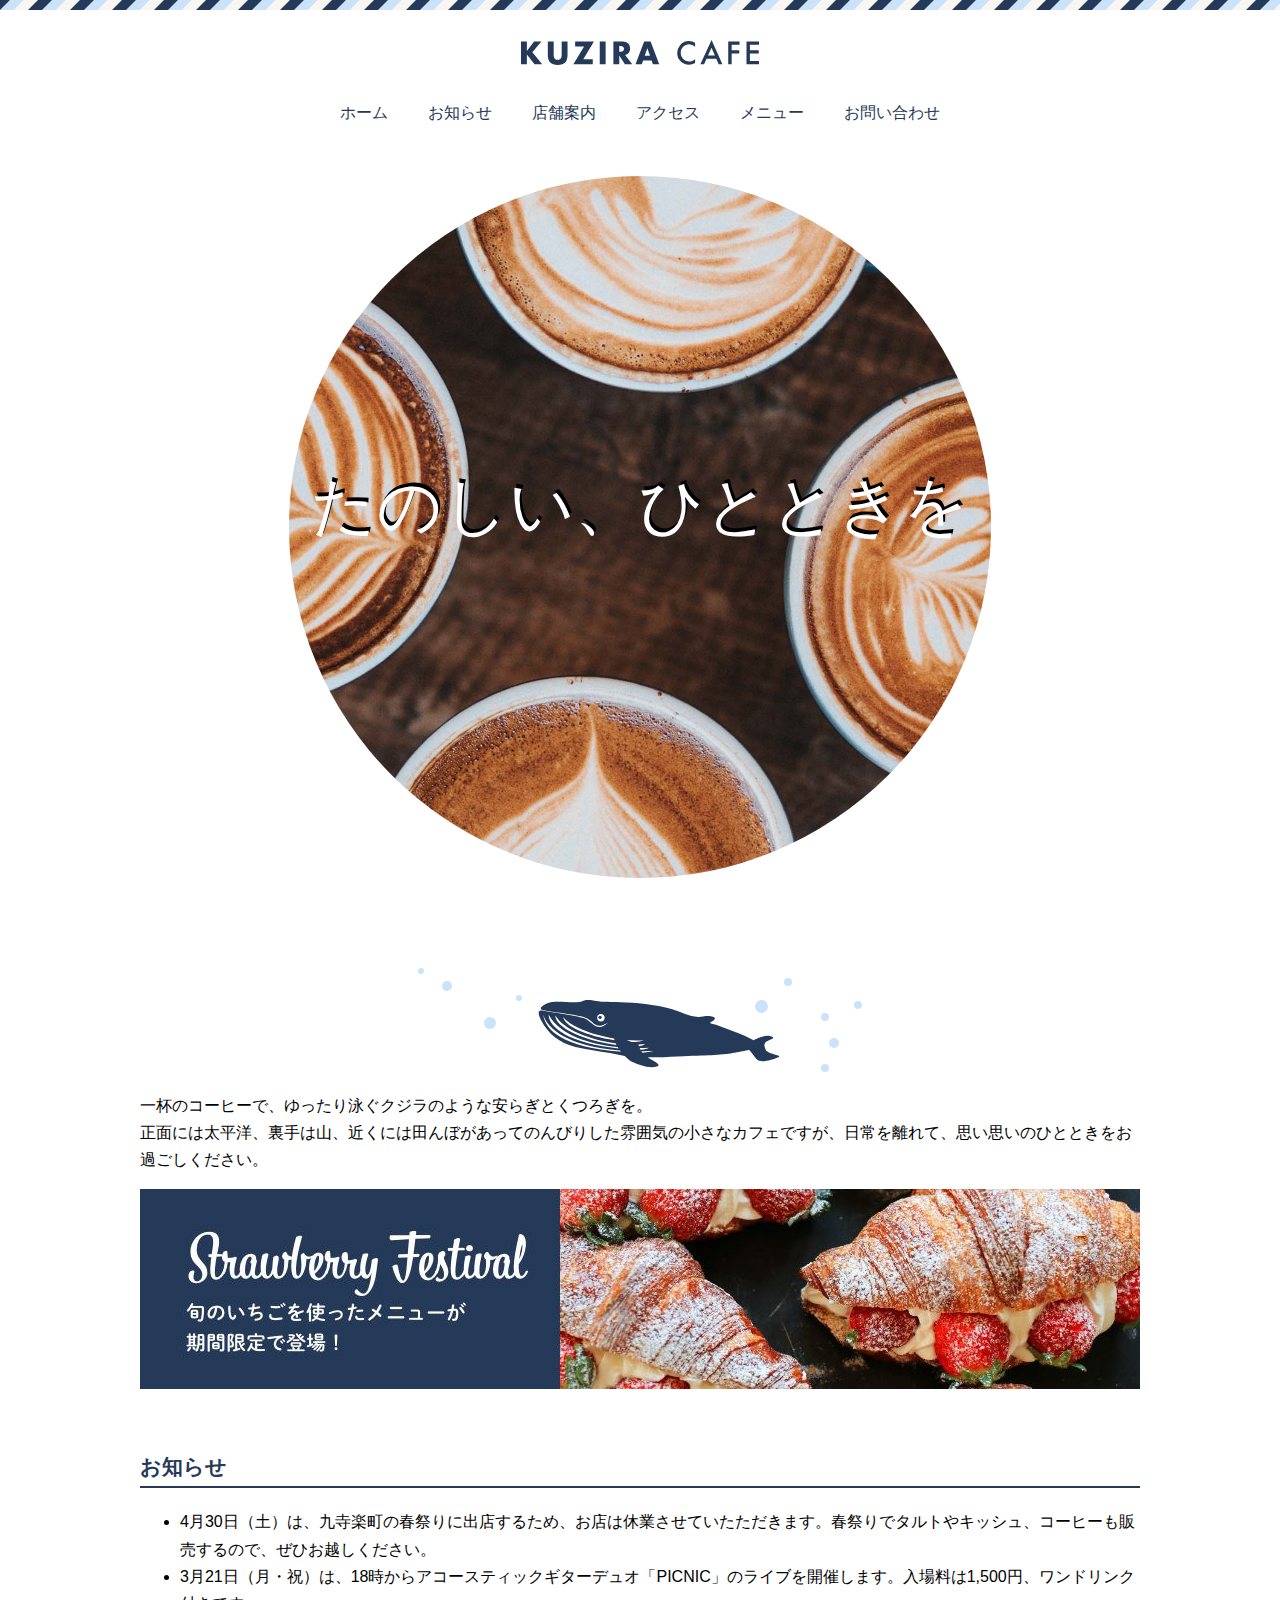
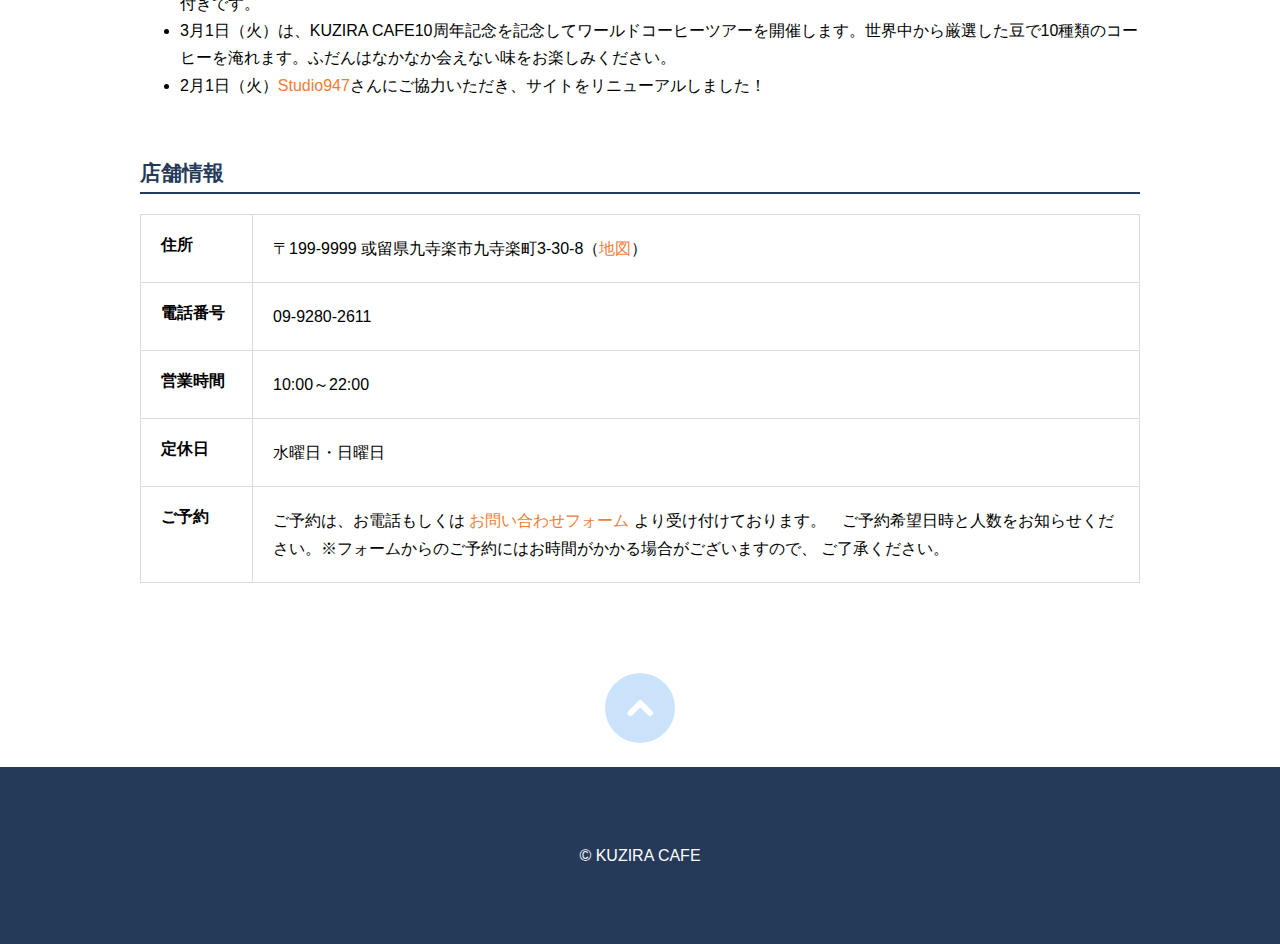
<file: index.html>
<!DOCTYPE html>
<html>
<head>
    <meta charset="UTF-8">
    <title>KUZIRA CAFE</title>
    <link rel="stylesheet" href="css/style.css">
    
<!--     <link rel="preconnect" href="https://fonts.googleapis.com"> -->
<!--     <link rel="preconnect" href="https://fonts.gstatic.com" crossorigin> -->
<!--     <link href="https://fonts.googleapis.com/css2?family=Kiwi+Maru&display=swap" rel="stylesheet"> -->
</head>
<body id="top">

    <header class="header">
        <div class="logo">
            <a href="index.html"><img alt="KUZIRA CAFE"
                src="images/logo.svg"></a>
        </div>
        <nav class="nav">
            <ul>
                <li><a href="index.html">ホーム</a></li>
                <li><a href=index.html#news>お知らせ</a></li>
                <li><a href=index.html#shop>店舗案内</a></li>
                <li><a href="access.html">アクセス</a></li>
                <li><a href="menu.html">メニュー</a></li>
                <li><a href="contact.html">お問い合わせ</a></li>
            </ul>
        </nav>
    </header>

        <h1 class="hero index">たのしい、ひとときを</h1>

    <main>
        <div class="logo-whale"><img alt="" src="images/logo-whale.svg"></div>
        <p>
            一杯のコーヒーで、ゆったり泳ぐクジラのような安らぎとくつろぎを。 <br>
            正面には太平洋、裏手は山、近くには田んぼがあってのんびりした雰囲気の小さなカフェですが、日常を離れて、思い思いのひとときをお過ごしください。
        </p>
        <img alt="旬のいちごを使ったメニューが期間限定で登場！" src="images/banner.jpg">

        <div id="news">
            <h2>お知らせ</h2>
            <ul>

                <li>4月30日（土）は、九寺楽町の春祭りに出店するため、お店は休業させていたただきます。春祭りでタルトやキッシュ、コーヒーも販売するので、ぜひお越しください。</li>
                <li>3月21日（月・祝）は、18時からアコースティックギターデュオ「PICNIC」のライブを開催します。入場料は1,500円、ワンドリンク付きです。</li>
                <li>3月1日（火）は、KUZIRA
                    CAFE10周年記念を記念してワールドコーヒーツアーを開催します。世界中から厳選した豆で10種類のコーヒーを淹れます。ふだんはなかなか会えない味をお楽しみください。</li>
                <li>2月1日（火）<a href="https://studio947.net"
                    target="_blank">Studio947</a>さんにご協力いただき、サイトをリニューアルしました！
                </li>

            </ul>
        </div>

        <div id="shop">
            <h2>店舗情報</h2>
            <table class="shop-info">
                <tr>
                    <th>住所</th>
                    <td>〒199-9999 或留県九寺楽市九寺楽町3-30-8（<a
                        href="access.html">地図</a>）
                    </td>
                </tr>

                <tr>
                    <th>電話番号</th>
                    <td>09-9280-2611</td>
                </tr>

                <tr>
                    <th>営業時間</th>
                    <td>10:00～22:00</td>
                </tr>
                <tr>
                    <th>定休日</th>
                    <td>水曜日・日曜日</td>
                </tr>

                <tr>
                    <th>ご予約</th>
                    <td>ご予約は、お電話もしくは
                    <a href="contact.html" target="_blank">お問い合わせフォーム</a>
                    より受け付けております。　ご予約希望日時と人数をお知らせください。※フォームからのご予約にはお時間がかかる場合がございますので、
                        ご了承ください。
                    </td>
                </tr>
            </table>
        </div>

    </main>

    <footer>
        <div class="gotop">
            <a href="index.html#top"><img alt="ページトップへ戻る"
                src="images/gotop.svg"></a>

        </div>
        <p class="copyright">&copy; KUZIRA CAFE</p>
    </footer>

</body>
</html>
</file>
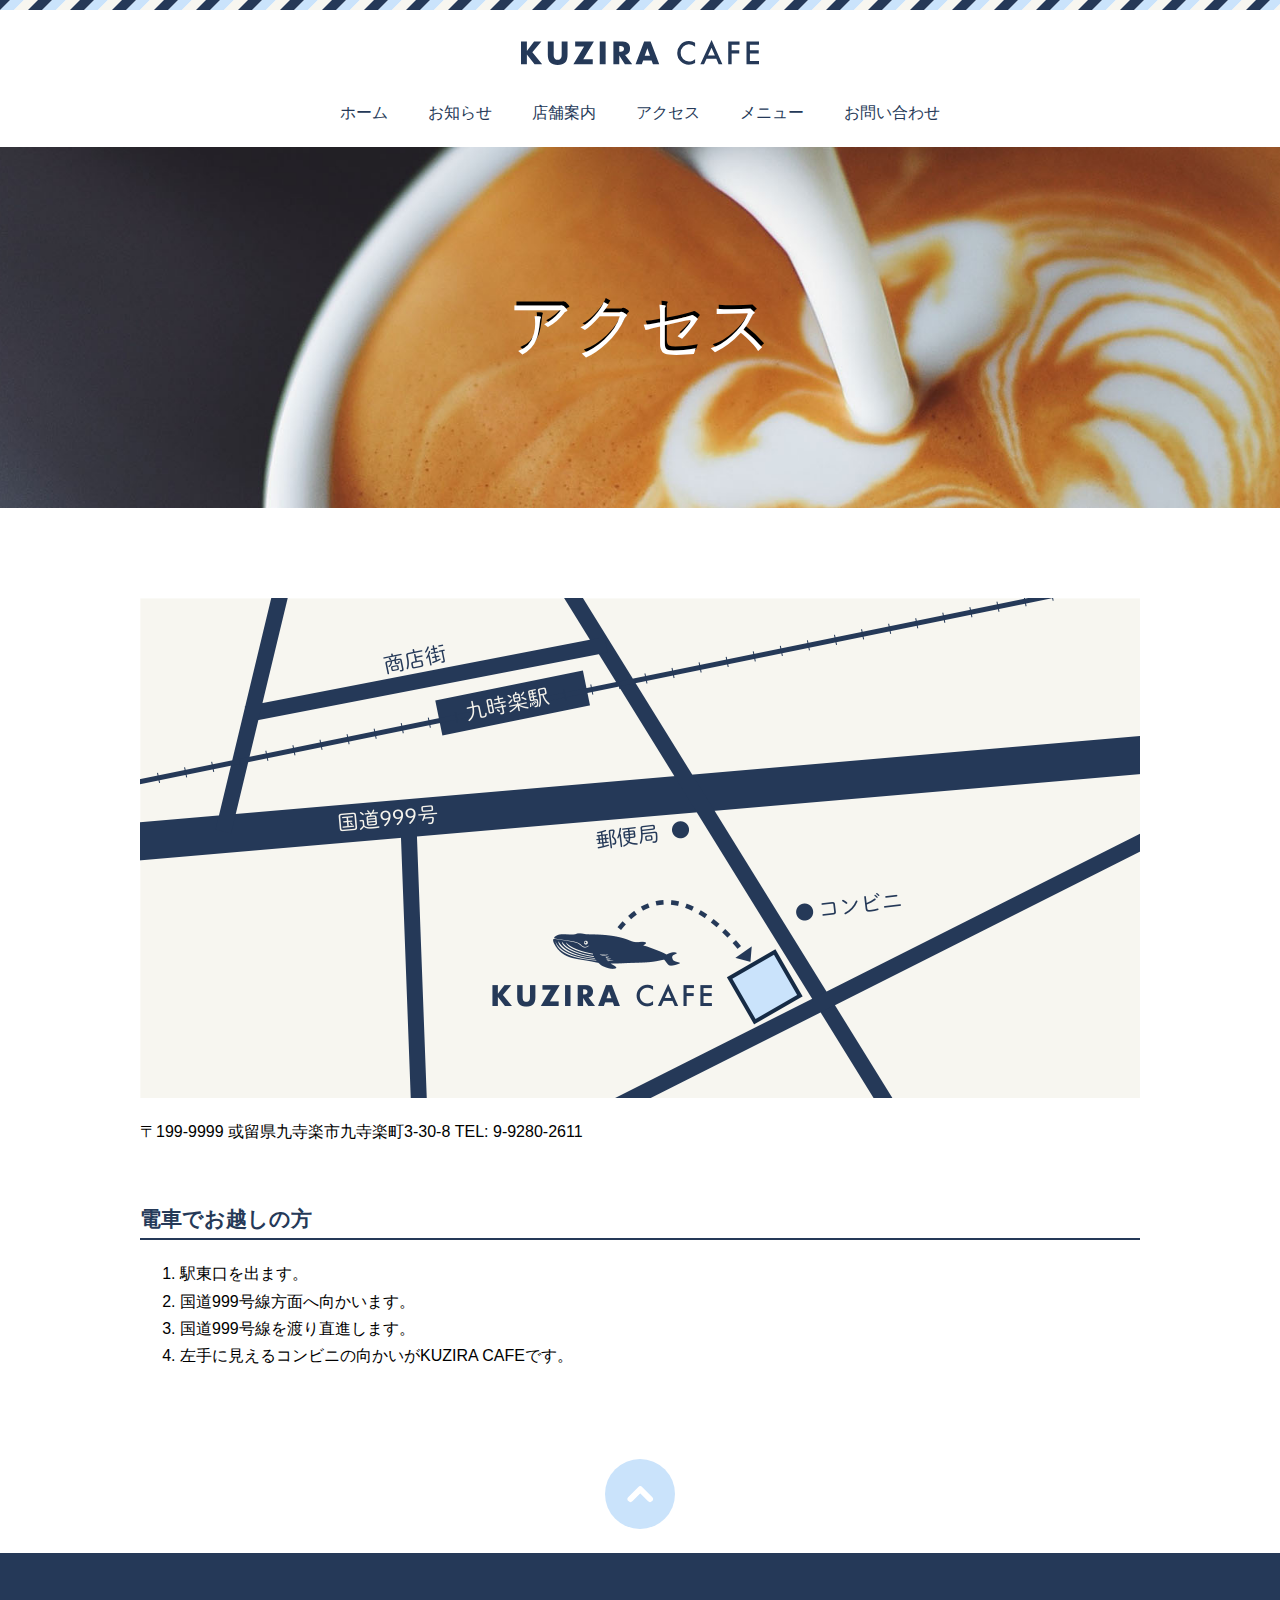
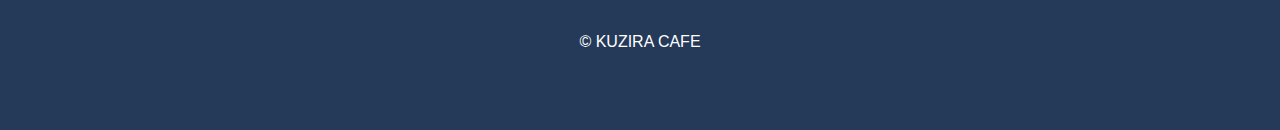
<file: access.html>
<!DOCTYPE html>
<html>
<head>
<meta charset="UTF-8">
<meta name="viewport" content="width=device-width, initial-scale=1">
<title>KUZIRA CAFE</title>
<link rel="stylesheet" href="css/style.css">

<!--     <link rel="preconnect" href="https://fonts.googleapis.com"> -->
<!--     <link rel="preconnect" href="https://fonts.gstatic.com" crossorigin> -->
<!--     <link href="https://fonts.googleapis.com/css2?family=Kiwi+Maru&display=swap" rel="stylesheet"> -->
</head>
<body id="top">

    <header class="header">
        <div class="logo">
            <a href="index.html"><img alt="KUZIRA CAFE"
                src="images/logo.svg"></a>
        </div>
        <nav class="nav">
            <ul>
                <li><a href="index.html">ホーム</a></li>
                <li><a href=index.html#news>お知らせ</a></li>
                <li><a href=index.html#shop>店舗案内</a></li>
                <li><a href="access.html">アクセス</a></li>
                <li><a href="menu.html">メニュー</a></li>
                <li><a href="contact.html">お問い合わせ</a></li>
            </ul>
        </nav>
    </header>

    <h1 class="hero access">アクセス</h1>

    <main>
        <img alt="地図" src="images/map.png">
<!--         <div class="map"><iframe -->
<!--             src="https://www.google.com/maps/embed?pb=!1m18!1m12!1m3!1d820.420761135053!2d135.15548136962946!3d34.66270670138647!2m3!1f0!2f0!3f0!3m2!1i1024!2i768!4f13.1!3m3!1m2!1s0x60008f8377844875%3A0x32156694b85f6479!2sUmegaka%20Park!5e0!3m2!1sen!2sjp!4v1735269187591!5m2!1sen!2sjp" -->
<!--             width="600" height="450" style="border: 0;" -->
<!--             allowfullscreen="" loading="lazy" -->
<!--             referrerpolicy="no-referrer-when-downgrade"></iframe></div> -->
        <p>〒199-9999 或留県九寺楽市九寺楽町3-30-8 TEL: 9-9280-2611</p>
        <h2>電車でお越しの方</h2>
        <ol>
            <li>駅東口を出ます。</li>
            <li>国道999号線方面へ向かいます。</li>
            <li>国道999号線を渡り直進します。</li>
            <li>左手に見えるコンビニの向かいがKUZIRA CAFEです。</li>
        </ol>
    </main>

    <footer>
        <div class="gotop">
            <a href="index.html#top"><img alt="ページトップへ戻る"
                src="images/gotop.svg"></a>

        </div>
        <p class="copyright">&copy; KUZIRA CAFE</p>
    </footer>

</body>
</html>
</file>
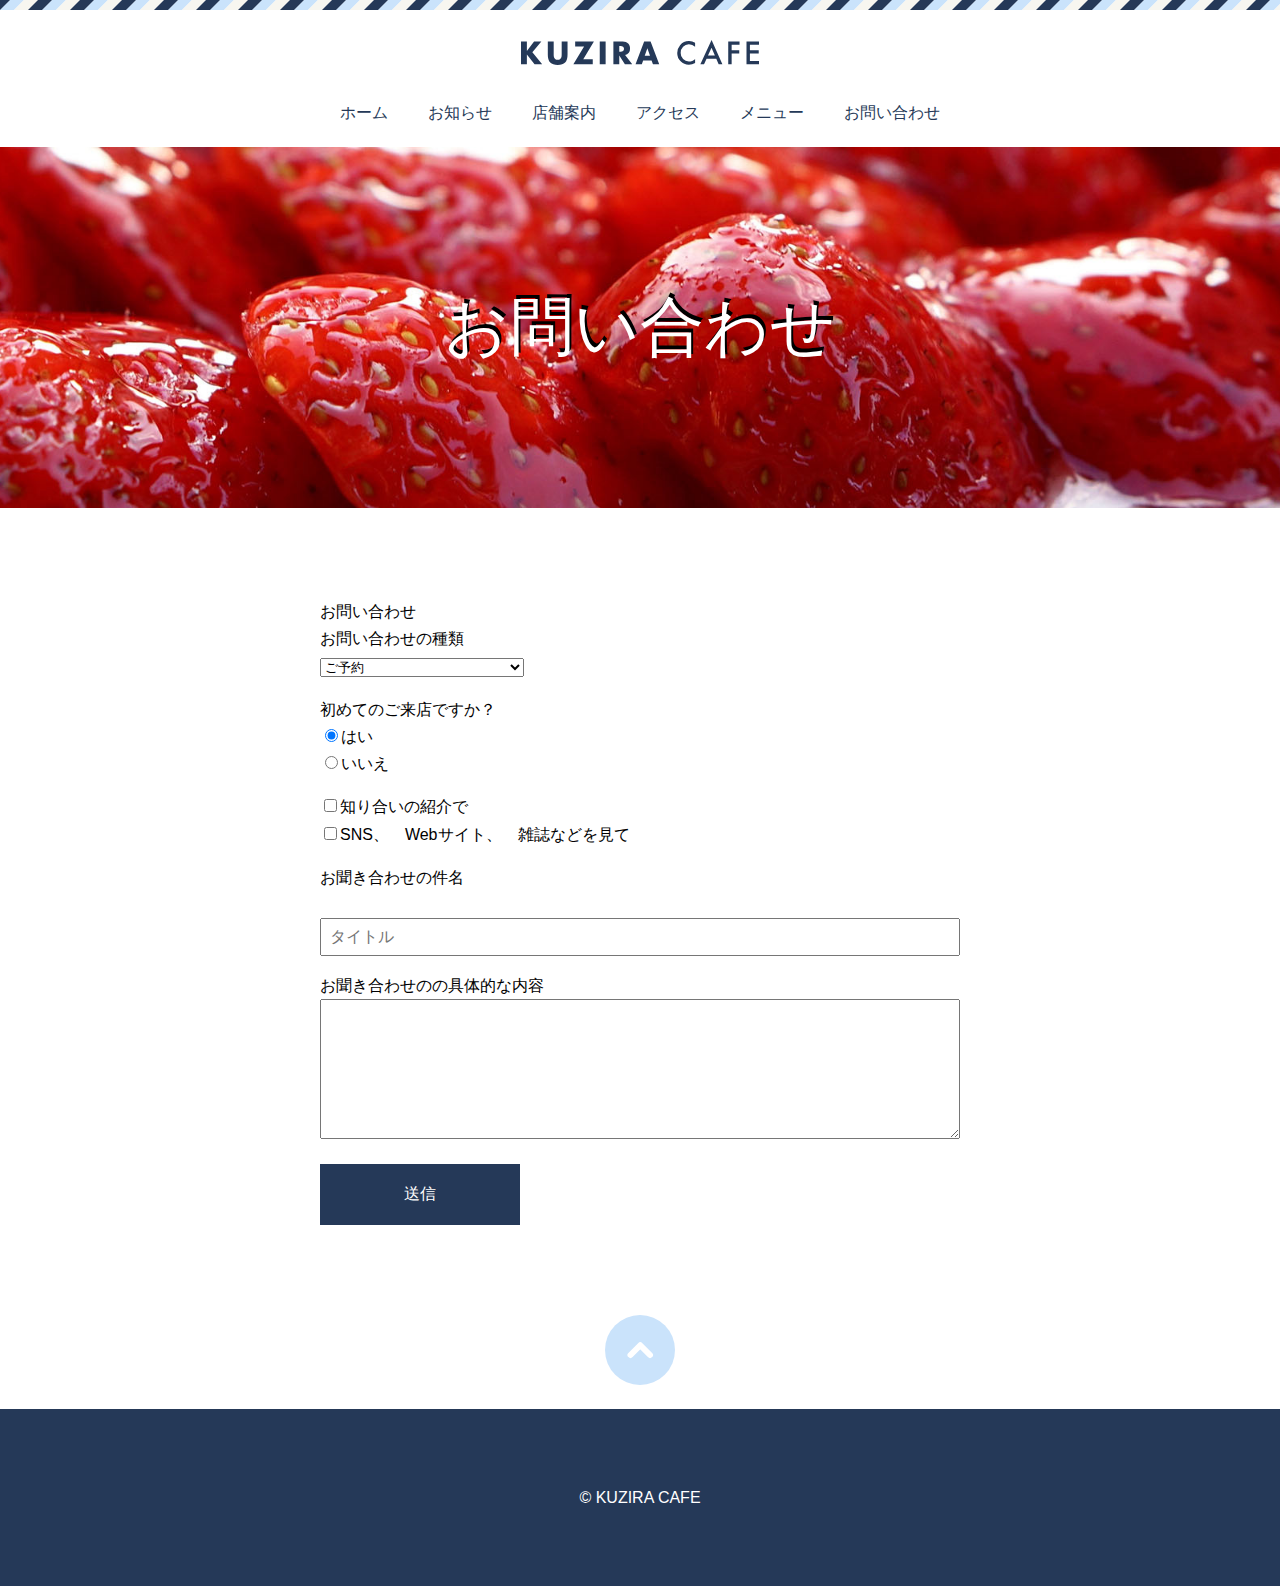
<file: contact.html>
<!DOCTYPE html>
<html>
<head>
    <meta charset="UTF-8">
    <meta name="viewport" content="width=device-width, initial-scale=1">
    <title>KUZIRA CAFE</title>
    <link rel="stylesheet" href="css/style.css">
    
<!--     <link rel="preconnect" href="https://fonts.googleapis.com"> -->
<!--     <link rel="preconnect" href="https://fonts.gstatic.com" crossorigin> -->
<!--     <link href="https://fonts.googleapis.com/css2?family=Kiwi+Maru&display=swap" rel="stylesheet"> -->
</head>
<body id="top">

    <header class="header">
        <div class="logo">
            <a href="index.html"><img alt="KUZIRA CAFE"
                src="images/logo.svg"></a>
        </div>
        <nav class="nav">
            <ul>
                <li><a href="index.html">ホーム</a></li>
                <li><a href=index.html#news>お知らせ</a></li>
                <li><a href=index.html#shop>店舗案内</a></li>
                <li><a href="access.html">アクセス</a></li>
                <li><a href="menu.html">メニュー</a></li>
                <li><a href="contact.html">お問い合わせ</a></li>
            </ul>
        </nav>
    </header>

        <h1 class="hero contact">お問い合わせ</h1>

    <main>
        <form action="result.html">
            <p>
                お問い合わせ<br>
                <label for="kind">お問い合わせの種類</label><br>
                <select name="kind" id="kind">
                <option value="1">ご予約</option>
                <option value="2">イベントに関するお問い合わせ</option>
                <option value="3">その他</option>
                </select>
            </p>
            <p>
                初めてのご来店ですか？<br>
                <input type="radio" name="first" value="yes" checked>はい
                <br>
                <input type="radio" name="first" value="no">いいえ
            </p>
            <p>
                <input type="checkbox" name="how" value="friend">知り合いの紹介で
                <br>
                <input type="checkbox" name="how" value="magazine">SNS、　Webサイト、　雑誌などを見て
            </p>
            <p>
                <label for="subject">お聞き合わせの件名</label><br>
                <br>
                <input type="text" name="subject" placeholder="タイトル" id="subject">
            </p>
            <p>
                <label for="message">お聞き合わせのの具体的な内容</label><br>
                <textarea name="message" id="message"></textarea>
            </p>
            <p>
            </p>
            <p>
                <input type="submit" value="送信">
            </p>
        </form>
    </main>

    <footer>
        <div class="gotop">
            <a href="index.html#top"><img alt="ページトップへ戻る"
                src="images/gotop.svg"></a>

        </div>
        <p class="copyright">&copy; KUZIRA CAFE</p>
    </footer>

</body>
</html>
</file>
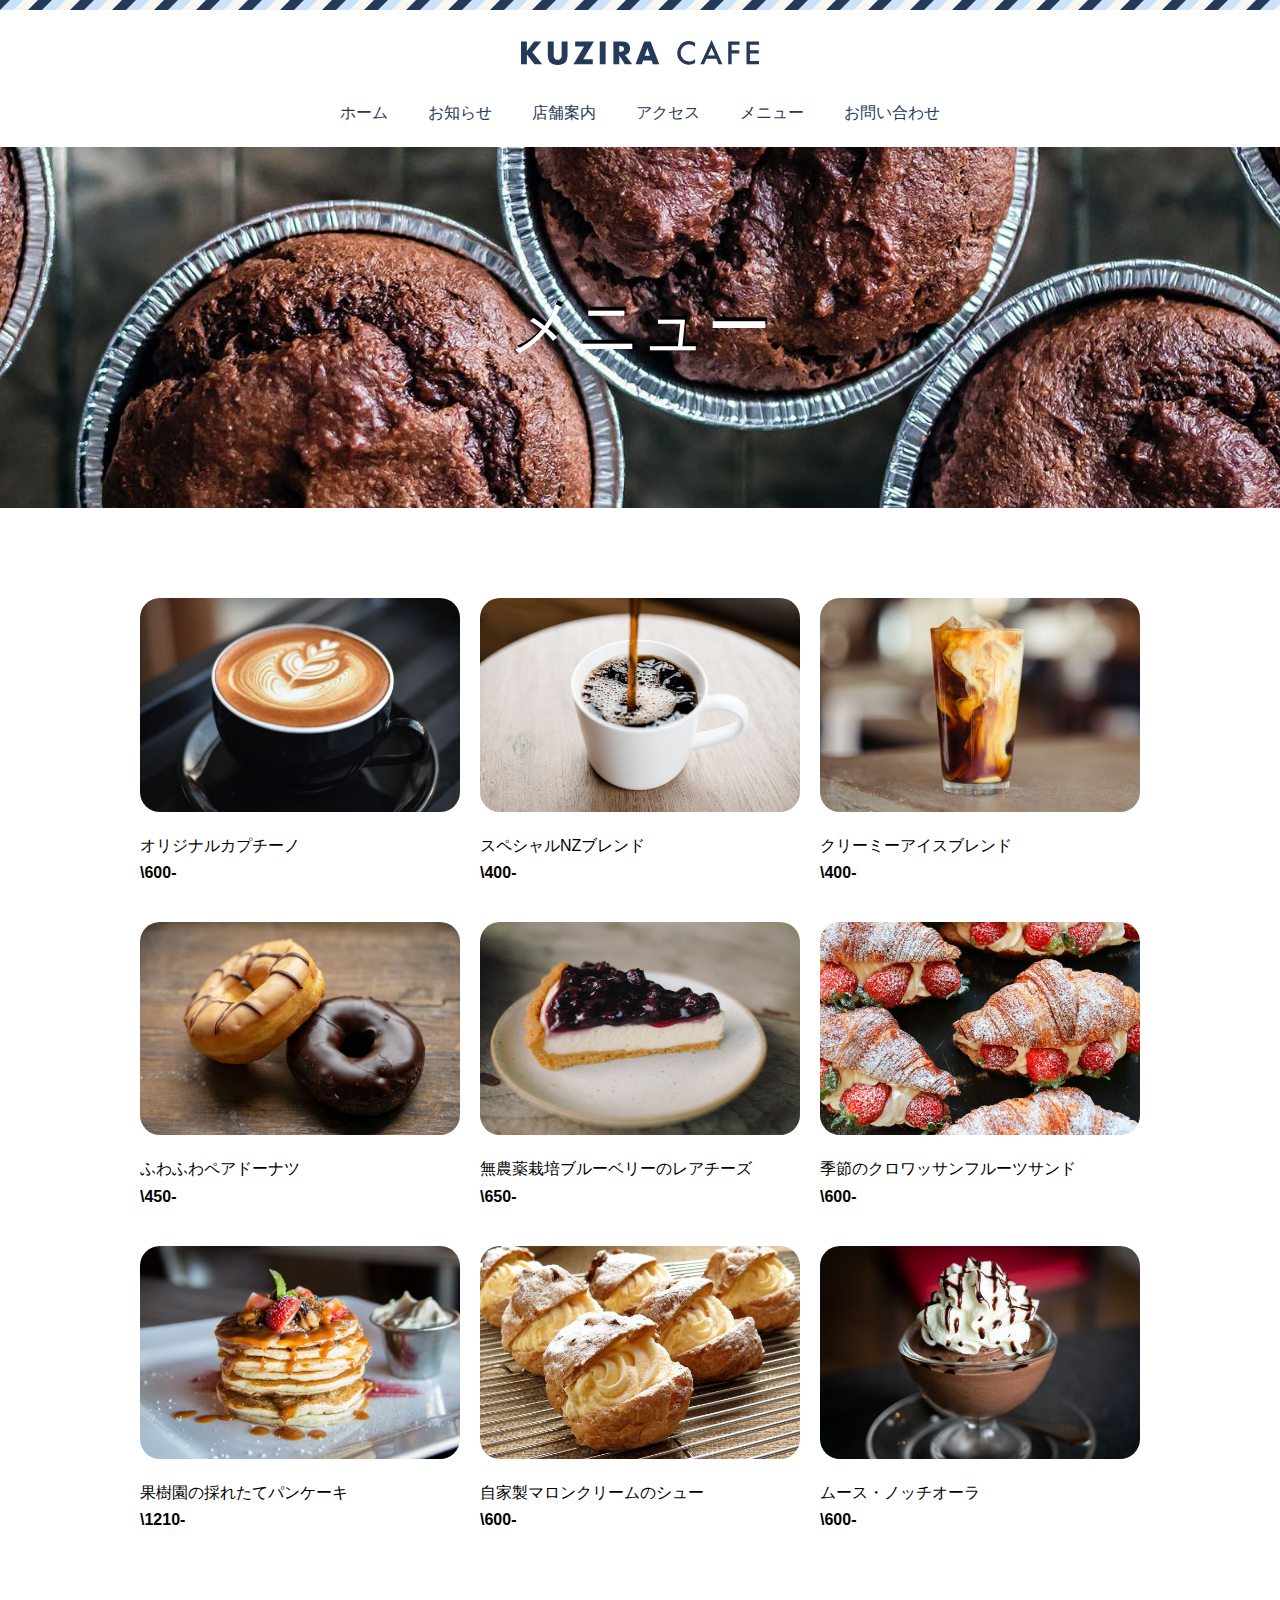
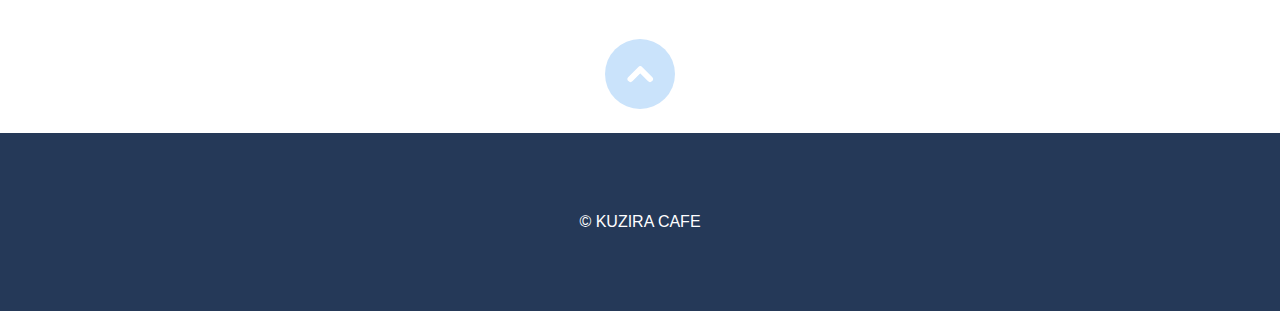
<file: menu.html>
<!DOCTYPE html>
<html>
<head>
    <meta charset="UTF-8">
    <meta name="viewport" content="width=device-width, initial-scale=1">
    <title>KUZIRA CAFE</title>
    <link rel="stylesheet" href="css/style.css">
    
<!--     <link rel="preconnect" href="https://fonts.googleapis.com"> -->
<!--     <link rel="preconnect" href="https://fonts.gstatic.com" crossorigin> -->
<!--     <link href="https://fonts.googleapis.com/css2?family=Kiwi+Maru&display=swap" rel="stylesheet"> -->
</head>
<body id="top">

    <header class="header">
        <div class="logo">
            <a href="index.html"><img alt="KUZIRA CAFE"
                src="images/logo.svg"></a>
        </div>
        <nav class="nav">
            <ul>
                <li><a href="index.html">ホーム</a></li>
                <li><a href=index.html#news>お知らせ</a></li>
                <li><a href=index.html#shop>店舗案内</a></li>
                <li><a href="access.html">アクセス</a></li>
                <li><a href="menu.html">メニュー</a></li>
                <li><a href="contact.html">お問い合わせ</a></li>
            </ul>
        </nav>
    </header>

        <h1 class="hero menu">メニュー</h1>

    <main>
        <div class="items">
            <div class="item">
                <img alt="オリジナルカプチーノ" src="images/item1.jpg">
                <p>
                    オリジナルカプチーノ<br>
                    <strong>\600-</strong>
                </p>
            </div>    
            <div class="item">
                <img alt="スペシャルNZブレンド" src="images/item2.jpg">
                <p>
                    スペシャルNZブレンド<br>
                    <strong>\400-</strong>
                </p>
            </div>    
            <div class="item">
                <img alt="クリーミーアイスブレンド" src="images/item3.jpg">
                <p>
                    クリーミーアイスブレンド<br>
                    <strong>\400-</strong>
                </p>
            </div>    
            <div class="item">
                <img alt="ふわふわペアドーナツ" src="images/item4.jpg">
                <p>
                    ふわふわペアドーナツ<br>
                    <strong>\450-</strong>
                </p>
            </div>    
            <div class="item">
                <img alt="無農薬栽培ブルーベリーのレアチーズ" src="images/item5.jpg">
                <p>
                    無農薬栽培ブルーベリーのレアチーズ<br>
                    <strong>\650-</strong>
                </p>
            </div>    
            <div class="item">
                <img alt="季節のクロワッサンフルーツサンド" src="images/item6.jpg">
                <p>
                    季節のクロワッサンフルーツサンド<br>
                    <strong>\600-</strong>
                </p>
            </div>    
            <div class="item">
                <img alt="果樹園の採れたてパンケーキ" src="images/item7.jpg">
                <p>
                    果樹園の採れたてパンケーキ<br>
                    <strong>\1210-</strong>
                </p>
            </div>    
            <div class="item">
                <img alt="自家製マロンクリームのシュー" src="images/item8.jpg">
                <p>
                    自家製マロンクリームのシュー<br>
                    <strong>\600-</strong>
                </p>
            </div>    
            <div class="item">
                <img alt="ムース・ノッチオーラ" src="images/item9.jpg">
                <p>
                    ムース・ノッチオーラ<br>
                    <strong>\600-</strong>
                </p>
            </div>    
        </div>
    </main>

    <footer>
        <div class="gotop">
            <a href="index.html#top"><img alt="ページトップへ戻る"
                src="images/gotop.svg"></a>

        </div>
        <p class="copyright">&copy; KUZIRA CAFE</p>
    </footer>

</body>
</html>
</file>
<file: css/style.css>
@charset "UTF-8";

/* すべてのページに適用される設定 */
html {
	font-size: 16px;
	font-family: sans-serif;
}

* {
	box-sizing: border-box;
}

body {
	margin: 0 0 0 0;
}

p, li, td {
	/* 	list-style-type: none; */
	line-height: 1.7;
}

a:link {
	color: #F07D34;
	text-decoration: none;
}

a:hover {
	color: #F07D34;
	text-decoration: none;
}

a:visited {
	color: #F07D34;
	text-decoration: underline;
}

a:active {
	color: #F07D34;
	text-decoration: underline;
}

img {
	max-width: 100%;
}

.map {
	text-align: center;
}

/* すべてのページに適用　ー　ヘッダー */
nav ul {
	display: flex;
	justify-content: center;
	gap: 40px;
	margin: 30px 0 0 0;
	padding: 0;
	list-style-type: none;
}

.header {
	padding-top: 40px;
	background-image: url(../images/stripe.png);
	background-repeat: repeat-x;
}

.logo {
	text-align: center;
}

nav a:link {
	color: #253958;
}

nav a:visited {
	color: #253958;
}

nav a:hover {
	text-decoration: none;
}

nav a:active {
	text-decoration: none;
}
/* すべてのページに適用　ー　ヒーロー */
.hero {
	background-size: cover;
	background-position: center;
	background-repeat: no-repeat;
	text-align: center;
	padding: 137px 0;
	color: white;
	text-shadow: 2px -4px black;
	font-size: 4rem;
}

.hero.index {
	padding: 287px 0;
	background-image: url(../images/home-hero.jpg);
	border-radius: 50%;
	width: 702px;
	height: 702px;
	margin: 50px auto 0 auto;
	max-width: 95vw;
	max-height: 95vw;
	
}

.hero.index h1 {
	font-size: 5rem;	
}



.hero.access {
	background-image: url(../images/access-hero.jpg);
}

.hero.menu {
	background-image: url(../images/menu-hero.jpg);
}

.hero.contact {
	background-image: url(../images/contact-hero.jpg);
}
/* すべてのページに適用　ー　メイン */
h1 {
	font-family: "Kiwi Maru", serif;
	font-weight: 400;
	font-style: normal;
	margin: 1.34rem 0;
}

main {
	margin: 90px auto 90px auto;
	max-width: 1000px;
}

main h2 {
	margin: 60px 0 20px 0;
	border-bottom: 2px solid #253958;
	padding: 0 0 5px 0;
	color: #253958;
	font-size: 1.3rem;
}
/* すべてのページに適用　ー　フッター */
.gotop {
	text-align: center;
}

.copyright {
	margin-top: 20px;
	margin-bottom: 0;
	padding-top: 75px;
	padding-bottom: 75px;
	background-color: #253958;
	color: white;
	text-align: center;
}
/* 個別のスタイル */
.logo-whale {
	text-align: center;
}

.shop-info {
	border-collapse: collapse;
}

.shop-info th, .shop-info td {
	border: 1px solid #DBDBDB;
	padding: 20px;
}

.shop-info th {
	width: 112px;
	text-align: left;
	vertical-align: top;
	min-width: 4rem;
}

/* index.html */
.contact {
	display: flex;
	justify-content: center;
	align-items: center;
}

/* menu.html */
.items {
	display: grid;
	grid-template-columns: 1fr 1fr 1fr;
	gap: 20px;
}

.item img {
	border-radius: 20px;
}

/* contact.html */
form {
	margin: 0 auto;
	max-width: 640px;
}

input[type="text"], textarea {
	padding: 0.5rem;
	width: 100%;
	font-size: 1rem;
}

textarea {
	height: 140px;	
}

.submit {
	text-align: center;
}

input[type="submit"] {
	border: none;
	padding: 20px;
	width: 200px;
	background-color: #253958;
	color: #FFFFFF;
	font-size: 1rem;
	
}

/* タブレット対応 */
@media(max-width: 919px){
	.hero.index {
	padding: 28vh 0;
	font-size: 3rem;
	text-shadow: none;
	font-family: sans-serif;
	display: flex;
	align-items: center;
}
}

/* モバイル対応 */
@media(max-width: 767px){
	.nav ul{
		flex-wrap: wrap;
		gap: 20px;
	}
	
	main {
		padding: 0 4%;
	}

	.hero.index {
		padding: 28vh 0;
		width: 351px;
		height: 351px;
		font-size: 1.8rem;
		text-shadow: none;
		font-family: sans-serif;
		display: flex;
		align-items: center;
	}

	.hero.index h1{
		margin: 0 20px;
		font-size: 3rem;
	}
	
	/* menu.html */
	.items{
		grid-template-columns: 1fr 1fr;
	}
}
</file>
